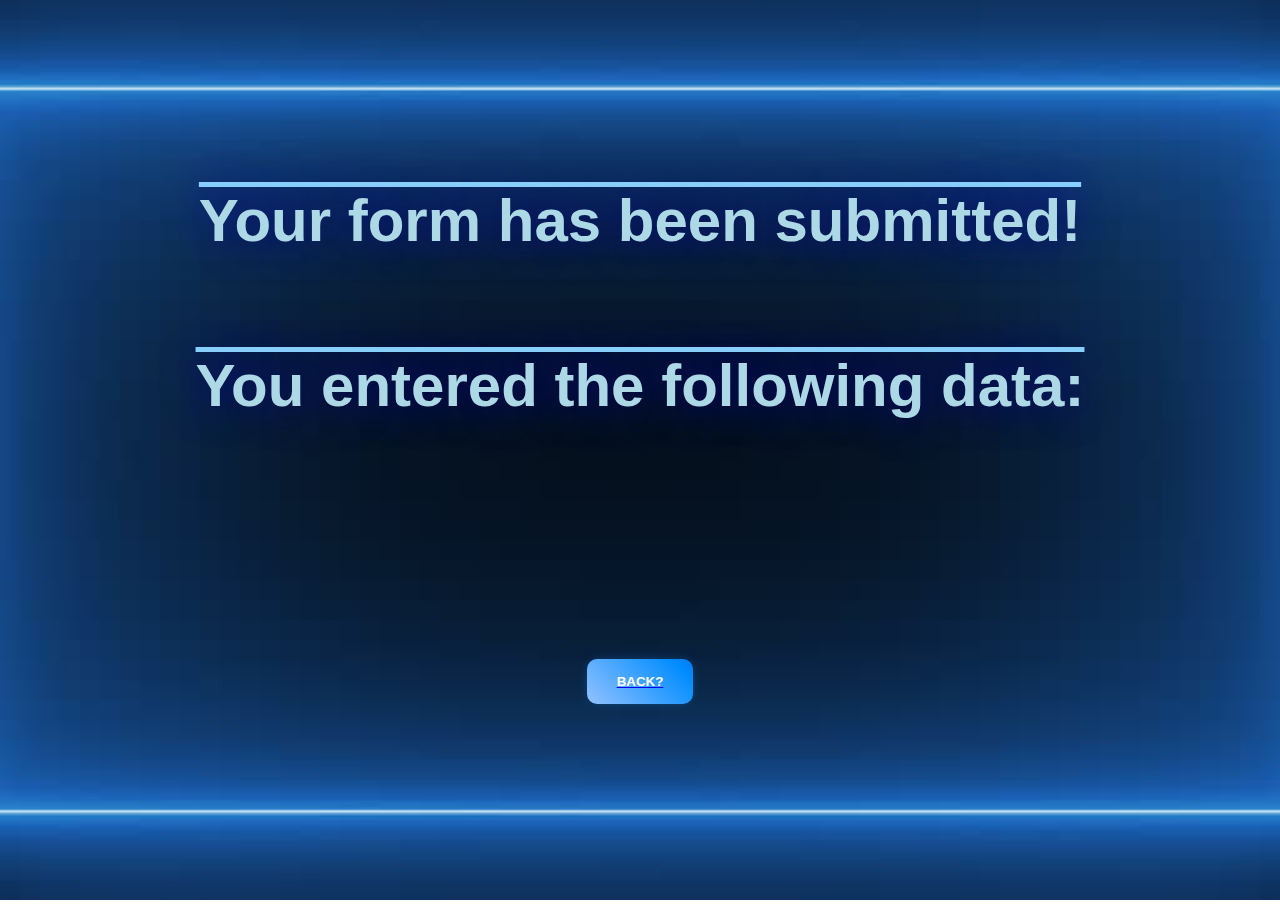
<file: formprocessor.html>
<!DOCTYPE html PUBLIC "-//W3C//DTD XHTML 1.0 Strict//EN"
    "http://www.w3.org/TR/xhtml1/DTD/xhtml1-strict.dtd">
<html>
	<link rel="stylesheet" href="formprocessor.css">
<head>
<title>Form Processor</title>
</head>
<body>
	<div id="filter">
<script type="text/javascript">
<!-- HIDE FROM INCOMPATIBLE BROWSERS
document.write("<h1>Your form has been submitted!</h1><h1>You entered the following data:</h1>");
var formData = location.search;
formData = formData.substring(1, formData.length);
while (formData.indexOf("+") != -1) {
	formData = formData.replace("+", " ");
}
formData = unescape(formData);
var formArray = formData.split("&");
for (var i=0; i < formArray.length; ++i) {
	document.writeln(formArray[i] + "<br />");
}


// STOP HIDING FROM INCOMPATIBLE BROWSERS -->
</script>
<!-- HTML !-->
<a href="modform.html"><button class="button-87" role="button">Back?</button></a>

</div>
</body>
</html>
</file>
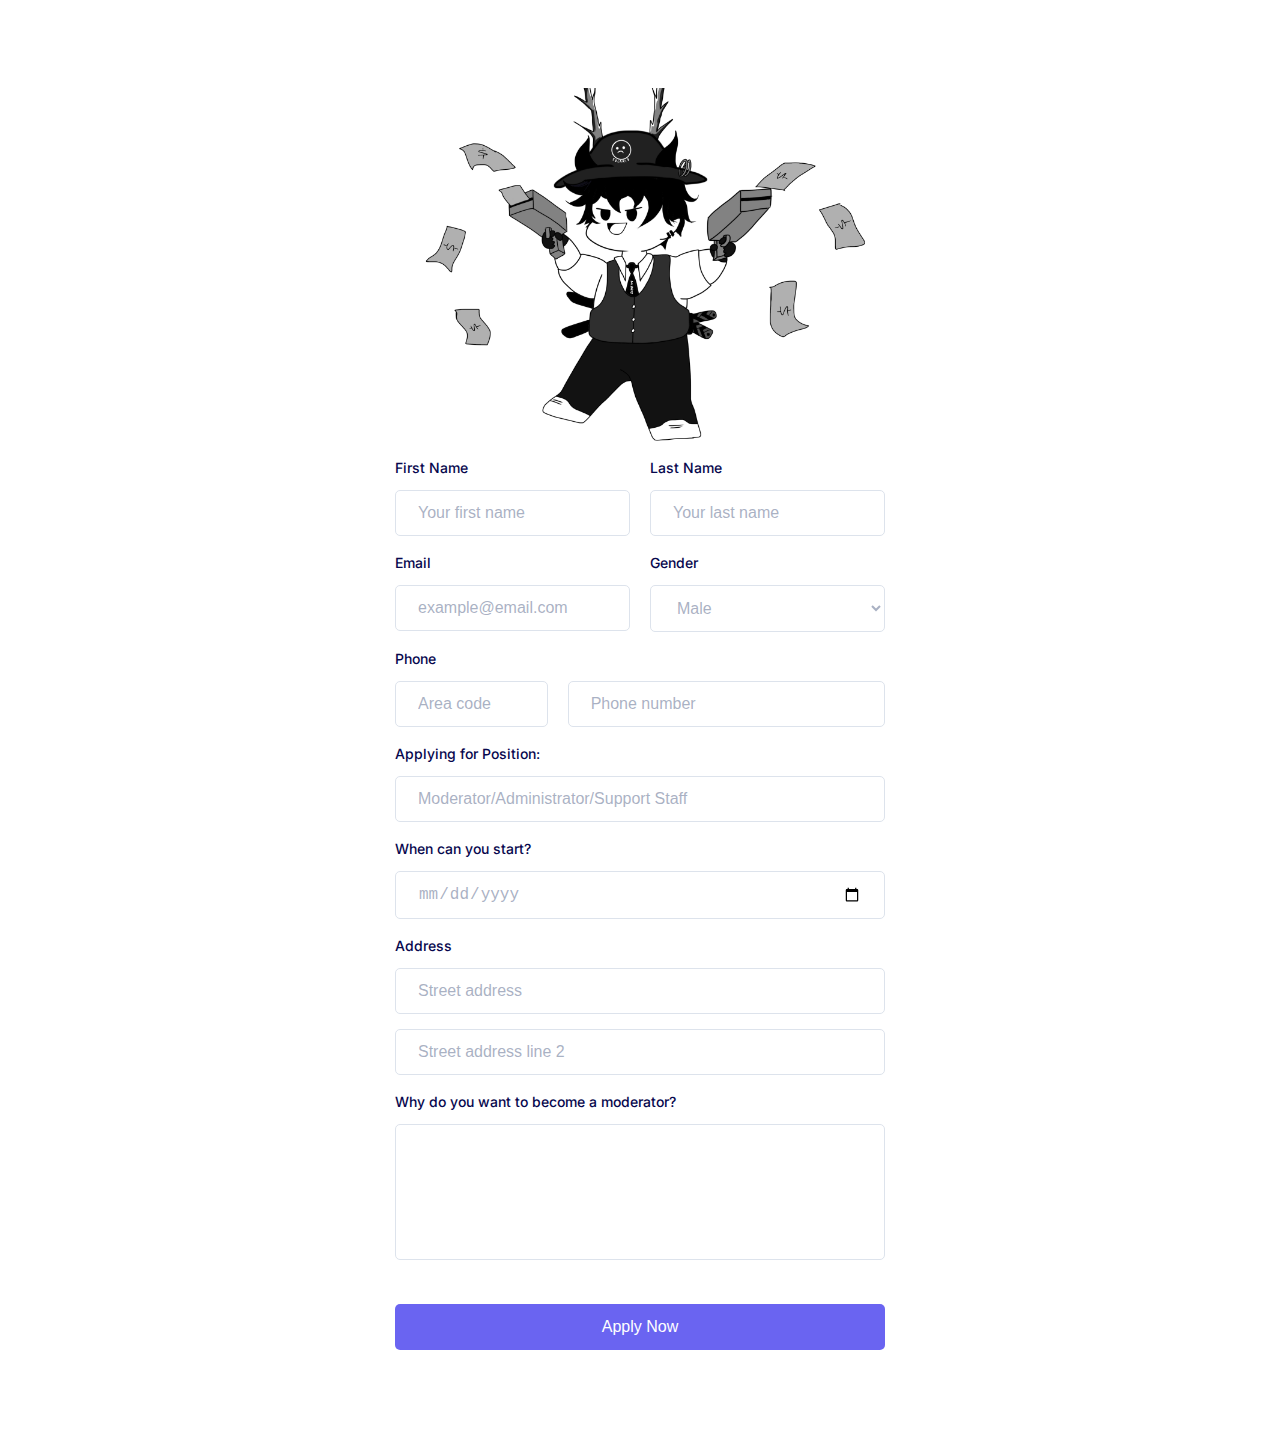
<file: modform.html>
<!DOCTYPE html>
<html lang="en">
<head>
    <meta charset="UTF-8">
    <meta name="viewport" content="width=device-width, initial-scale=1.0">
    <title>modform</title>
    <link rel="stylesheet" href="modform.css">
</head>
<body>
    <div class="the-main-wrapper">
        <div class="the-form-wrapper">
           <img id="blingbling" src="new yt pfppp.png">
          <form action="formprocessor.html" method="get">
            <div class="the-input-flex">
              <div>
                <label for="firstname" class="the-form-label"> First Name </label>
                <input
                  type="text"
                  name="First Name"
                  id="firstname"
                  placeholder="Your first name"
                  class="the-form-input"
                  required
                />
              </div>
      
              <div>
                <label for="lastname" class="the-form-label"> Last Name </label>
                <input
                  type="text"
                  name="Last Name"
                  id="lastname"
                  placeholder="Your last name"
                  class="the-form-input"
                  required
                />
              </div>
            </div>
      
            <div class="the-input-flex">
              <div>
                  <label for="email" class="the-form-label"> Email </label>
                  <input
                  type="email"
                  name="Email"
                  id="email"
                  placeholder="example@email.com"
                  class="the-form-input"
                  required
                  />
              </div>
      
              <div>
                  <label class="the-form-label">Gender</label>
      
                  <select class="the-form-input" name="Gender" id="gender">
                  <option value="male">Male</option>
                  <option value="female">Female</option>
                  <option value="others">Others</option>
                  </select>
              </div>
            </div>
      
            <div class="the-mb-3 the-input-wrapp">
              <label for="phone" class="the-form-label"> Phone </label>
      
              <div>
                <input
                  type="number"
                  name="Area Code"
                  id="areacode"
                  placeholder="Area code"
                  class="the-form-input the-w-45"
                  required
                />
      
                <input
                  type="number"
                  name="Phone Number"
                  id="phone"
                  placeholder="Phone number"
                  class="the-form-input"
                  required
                />
              </div>
            </div>
      
            <div class="the-mb-3">
              <label for="position" class="the-form-label"> Applying for Position: </label>
              <input
                type="text"
                name="Position Applied"
                id="position"
                class="the-form-input"
                placeholder="Moderator/Administrator/Support Staff"
                required
              />
            </div>
      
            <div class="the-mb-3">
              <label for="startdate" class="the-form-label"> When can you start? </label>
              <input type="date" name="Start Date" id="startdate" class="the-form-input" required />
            </div>
      
            <div class="the-mb-3">
              <label for="address" class="the-form-label"> Address </label>
      
              <input
                type="text"
                name="Address"
                id="address"
                placeholder="Street address"
                class="the-form-input the-mb-3"
                required
              />
              <input
                type="text"
                name="Second Address"
                id="address2"
                placeholder="Street address line 2"
                class="the-form-input"
              />
            </div>
      
            <div class="the-mb-3">
              <label for="message" class="the-form-label">
                Why do you want to become a moderator?
              </label>
              <textarea
                rows="6"
                name="Additional Message"
                id="message"
                class="the-form-input"
              ></textarea>
            </div>
      
      
            <button class="the-btn">Apply Now</button>
          </form>
        </div>
      </div>
</body>
</html>
</file>
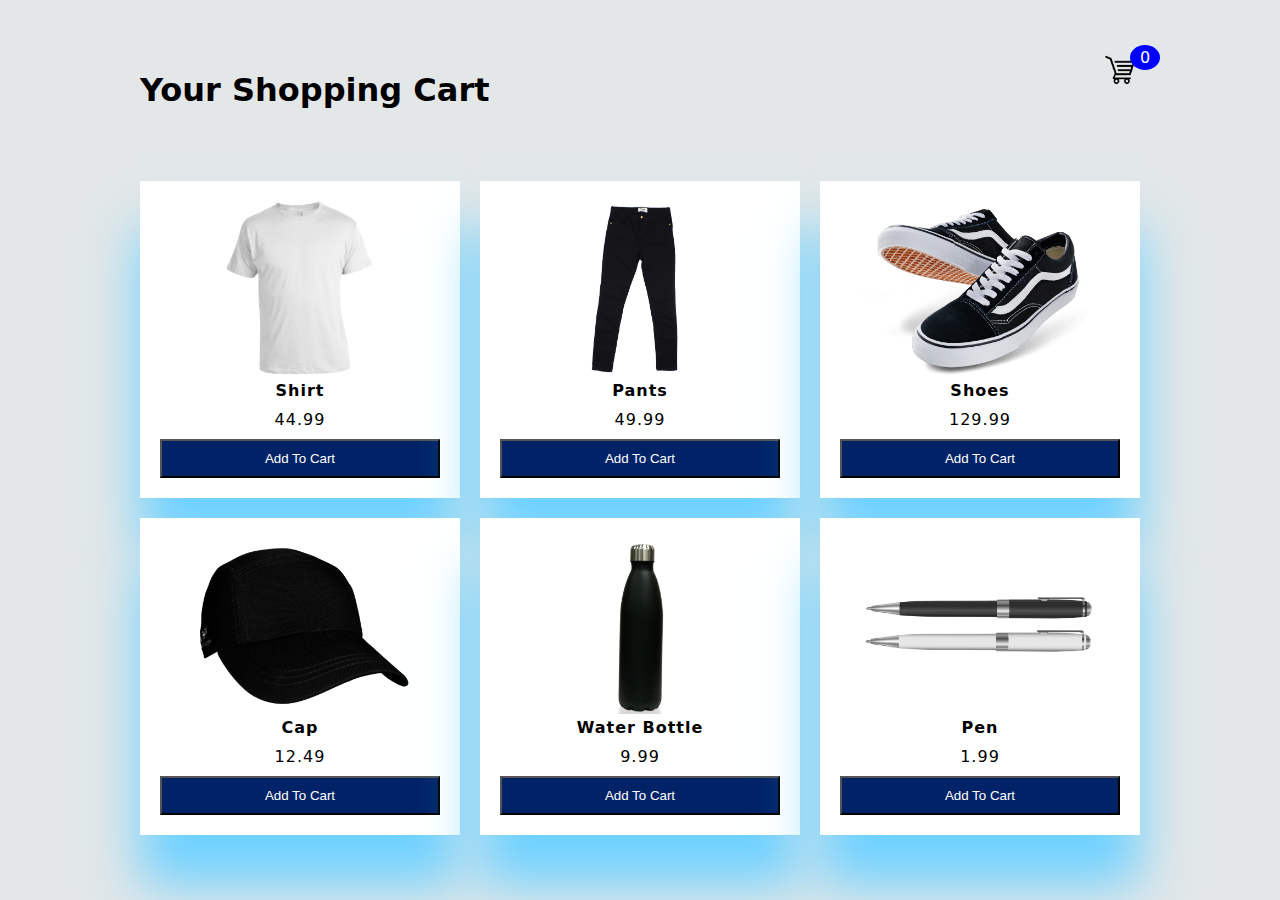
<file: shopping.html>
<!DOCTYPE html>
<html lang="en">
<head>
    <meta charset="UTF-8">
    <meta http-equiv="X-UA-Compatible" content="IE=edge">
    <meta name="viewport" content="width=device-width, initial-scale=1.0">
    <title>Merchandise Shop</title>
    <link rel="stylesheet" href="jcatalog.css">
</head>


<body class="">
    
    <div class="container">
        <header>
            <h1>Your Shopping Cart</h1>
            <div class="shopping">
                <img src="shopping cart.png">
                <span class="quantity">0</span>
            </div>
        </header>

        <div class="list">
          
        </div>
    </div>

    <div class="card">
        <h1>Cart</h1>
        <ul class="listCard">
        </ul>
        <div class="checkOut">
            <div class="total" onclick = "pressCheckOut()">0</div>
            <div class="closeShopping">Close</div>
        </div>
    </div>
    
    <script src="jcatalog.js"></script>
</body>
</html>
</file>
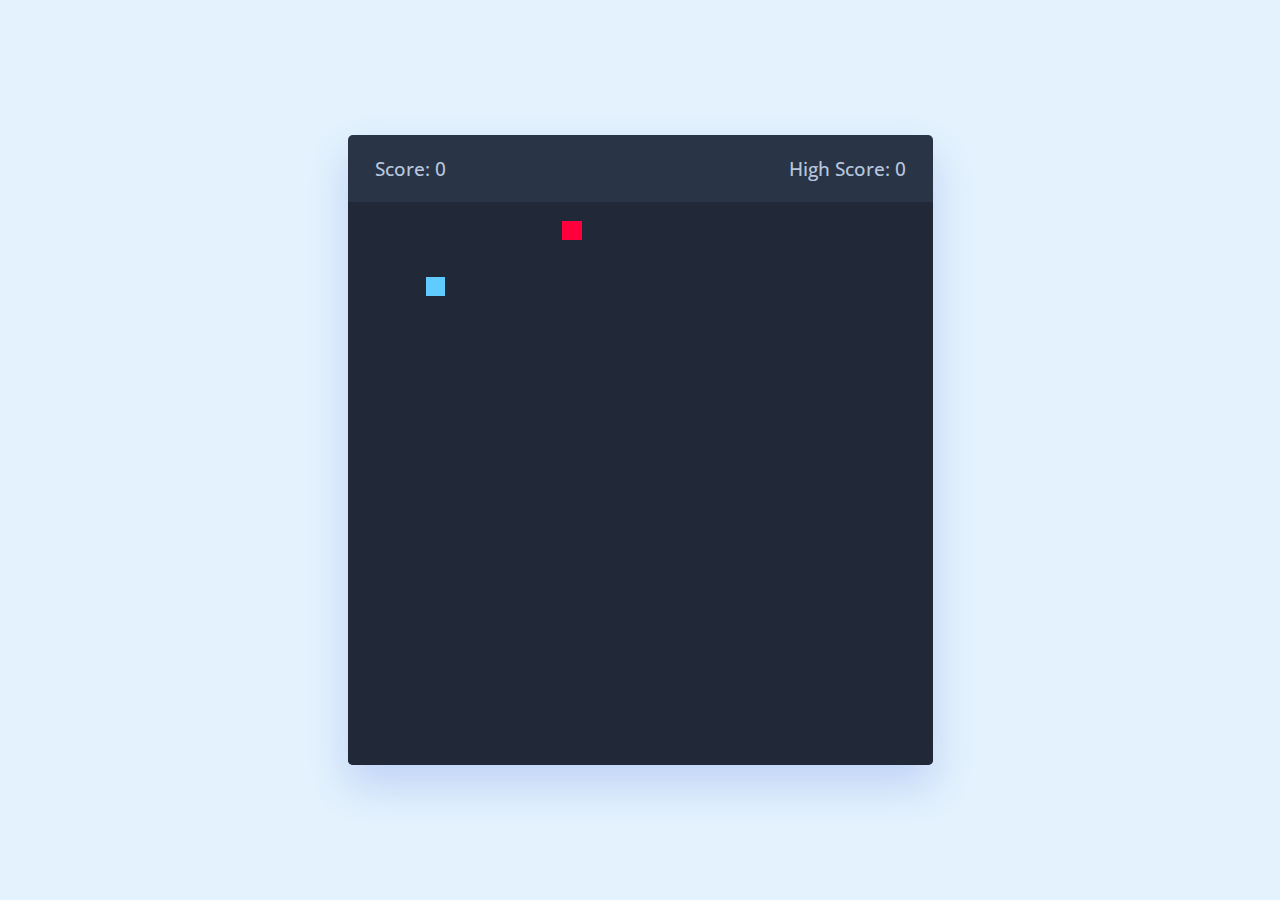
<file: snake.html>
<!DOCTYPE html>
<html lang="en" dir="ltr">
  <head>
    <meta charset="utf-8">
    <title>Snake Game</title>
    <link rel="stylesheet" href="snake.css">
    <meta name="viewport" content="width=device-width, initial-scale=1.0">
    <link rel="stylesheet" href="https://cdnjs.cloudflare.com/ajax/libs/font-awesome/6.3.0/css/all.min.css">
    <script src="snake.js" defer></script>
  </head>
  <body>
    <div class="wrapper">
      <div class="game-details">
        <span class="score">Score: 0</span>
        <span class="high-score">Your Highest Score: 0</span>
      </div>
      <div class="play-board"></div>
      <div class="controls">
        <i data-key="ArrowLeft" class="fa-solid fa-arrow-left-long"></i>
        <i data-key="ArrowUp" class="fa-solid fa-arrow-up-long"></i>
        <i data-key="ArrowRight" class="fa-solid fa-arrow-right-long"></i>
        <i data-key="ArrowDown" class="fa-solid fa-arrow-down-long"></i>
      </div>
    </div>

  </body>
</html>
</file>
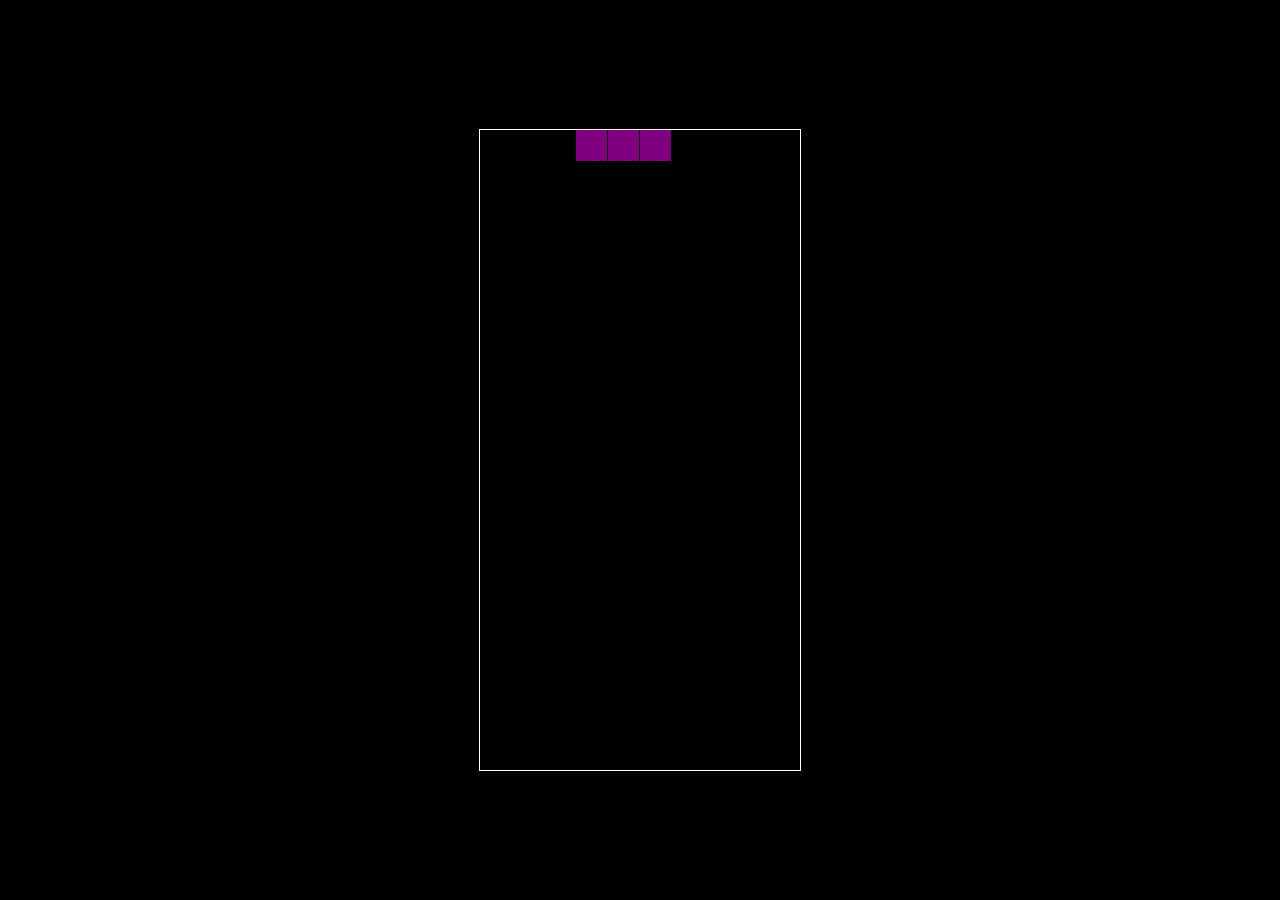
<file: tetris.html>
<!DOCTYPE html>
<html>
<head>
  <title>Solaris Tetris | Refresh to Restart!</title>
  <meta charset="UTF-8">
  <style>
  html, body {
    height: 100%;
    margin: 0;
  }

  body {
    background: black;
    display: flex;
    align-items: center;
    justify-content: center;
  }

  canvas {
    border: 1px solid white;
  }
  </style>
</head>
<body>
<canvas width="320" height="640" id="game"></canvas>
<script>

function getRandomInt(min, max) {
  min = Math.ceil(min);
  max = Math.floor(max);

  return Math.floor(Math.random() * (max - min + 1)) + min;
}

// generate a new tetromino sequence
function generateSequence() {
  const sequence = ['I', 'J', 'L', 'O', 'S', 'T', 'Z'];

  while (sequence.length) {
    const rand = getRandomInt(0, sequence.length - 1);
    const name = sequence.splice(rand, 1)[0];
    tetrominoSequence.push(name);
  }
}

// get the next tetromino in the sequence
function getNextTetromino() {
  if (tetrominoSequence.length === 0) {
    generateSequence();
  }

  const name = tetrominoSequence.pop();
  const matrix = tetrominos[name];

  // I and O start centered, all others start in left-middle
  const col = playfield[0].length / 2 - Math.ceil(matrix[0].length / 2);

  // I starts on row 21 (-1), all others start on row 22 (-2)
  const row = name === 'I' ? -1 : -2;

  return {
    name: name,      // name of the piece (L, O, etc.)
    matrix: matrix,  // the current rotation matrix
    row: row,        // current row (starts offscreen)
    col: col         // current col
  };
}

// rotate an NxN matrix 90deg
// @see https://codereview.stackexchange.com/a/186834
function rotate(matrix) {
  const N = matrix.length - 1;
  const result = matrix.map((row, i) =>
    row.map((val, j) => matrix[N - j][i])
  );

  return result;
}

// check to see if the new matrix/row/col is valid
function isValidMove(matrix, cellRow, cellCol) {
  for (let row = 0; row < matrix.length; row++) {
    for (let col = 0; col < matrix[row].length; col++) {
      if (matrix[row][col] && (
          // outside the game bounds
          cellCol + col < 0 ||
          cellCol + col >= playfield[0].length ||
          cellRow + row >= playfield.length ||
          // collides with another piece
          playfield[cellRow + row][cellCol + col])
        ) {
        return false;
      }
    }
  }

  return true;
}

// place the tetromino on the playfield
function placeTetromino() {
  for (let row = 0; row < tetromino.matrix.length; row++) {
    for (let col = 0; col < tetromino.matrix[row].length; col++) {
      if (tetromino.matrix[row][col]) {

        // game over if piece has any part offscreen
        if (tetromino.row + row < 0) {
          return showGameOver();
        }

        playfield[tetromino.row + row][tetromino.col + col] = tetromino.name;
      }
    }
  }

  // check for line clears starting from the bottom and working our way up
  for (let row = playfield.length - 1; row >= 0; ) {
    if (playfield[row].every(cell => !!cell)) {

      // drop every row above this one
      for (let r = row; r >= 0; r--) {
        for (let c = 0; c < playfield[r].length; c++) {
          playfield[r][c] = playfield[r-1][c];
        }
      }
    }
    else {
      row--;
    }
  }

  tetromino = getNextTetromino();
}

// show the game over screen
function showGameOver() {
  cancelAnimationFrame(rAF);
  gameOver = true;

  context.fillStyle = 'black';
  context.globalAlpha = 0.75;
  context.fillRect(0, canvas.height / 2 - 30, canvas.width, 60);

  context.globalAlpha = 1;
  context.fillStyle = 'white';
  context.font = '36px monospace';
  context.textAlign = 'center';
  context.textBaseline = 'middle';
  context.fillText('GAME OVER!', canvas.width / 2, canvas.height / 2);
}

const canvas = document.getElementById('game');
const context = canvas.getContext('2d');
const grid = 32;
const tetrominoSequence = [];

// keep track of what is in every cell of the game using a 2d array
// tetris playfield is 10x20, with a few rows offscreen
const playfield = [];

// populate the empty state
for (let row = -2; row < 20; row++) {
  playfield[row] = [];

  for (let col = 0; col < 10; col++) {
    playfield[row][col] = 0;
  }
}

// how to draw each tetromino
// @see https://tetris.fandom.com/wiki/SRS
const tetrominos = {
  'I': [
    [0,0,0,0],
    [1,1,1,1],
    [0,0,0,0],
    [0,0,0,0]
  ],
  'J': [
    [1,0,0],
    [1,1,1],
    [0,0,0],
  ],
  'L': [
    [0,0,1],
    [1,1,1],
    [0,0,0],
  ],
  'O': [
    [1,1],
    [1,1],
  ],
  'S': [
    [0,1,1],
    [1,1,0],
    [0,0,0],
  ],
  'Z': [
    [1,1,0],
    [0,1,1],
    [0,0,0],
  ],
  'T': [
    [0,1,0],
    [1,1,1],
    [0,0,0],
  ]
};

// color of each tetromino
const colors = {
  'I': 'cyan',
  'O': 'yellow',
  'T': 'purple',
  'S': 'green',
  'Z': 'red',
  'J': 'blue',
  'L': 'orange'
};

let count = 0;
let tetromino = getNextTetromino();
let rAF = null;  // keep track of the animation frame so we can cancel it
let gameOver = false;

// game loop
function loop() {
  rAF = requestAnimationFrame(loop);
  context.clearRect(0,0,canvas.width,canvas.height);

  // draw the playfield
  for (let row = 0; row < 20; row++) {
    for (let col = 0; col < 10; col++) {
      if (playfield[row][col]) {
        const name = playfield[row][col];
        context.fillStyle = colors[name];

        // drawing 1 px smaller than the grid creates a grid effect
        context.fillRect(col * grid, row * grid, grid-1, grid-1);
      }
    }
  }

  // draw the active tetromino
  if (tetromino) {

    // tetromino falls every 35 frames
    if (++count > 35) {
      tetromino.row++;
      count = 0;

      // place piece if it runs into anything
      if (!isValidMove(tetromino.matrix, tetromino.row, tetromino.col)) {
        tetromino.row--;
        placeTetromino();
      }
    }

    context.fillStyle = colors[tetromino.name];

    for (let row = 0; row < tetromino.matrix.length; row++) {
      for (let col = 0; col < tetromino.matrix[row].length; col++) {
        if (tetromino.matrix[row][col]) {

          // drawing 1 px smaller than the grid creates a grid effect
          context.fillRect((tetromino.col + col) * grid, (tetromino.row + row) * grid, grid-1, grid-1);
        }
      }
    }
  }
}

// listen to keyboard events to move the active tetromino
document.addEventListener('keydown', function(e) {
  if (gameOver) return;

  // left and right arrow keys (move)
  if (e.which === 37 || e.which === 39) {
    const col = e.which === 37
      ? tetromino.col - 1
      : tetromino.col + 1;

    if (isValidMove(tetromino.matrix, tetromino.row, col)) {
      tetromino.col = col;
    }
  }

  // up arrow key (rotate)
  if (e.which === 38) {
    const matrix = rotate(tetromino.matrix);
    if (isValidMove(matrix, tetromino.row, tetromino.col)) {
      tetromino.matrix = matrix;
    }
  }

  // down arrow key (drop)
  if(e.which === 40) {
    const row = tetromino.row + 1;

    if (!isValidMove(tetromino.matrix, row, tetromino.col)) {
      tetromino.row = row - 1;

      placeTetromino();
      return;
    }

    tetromino.row = row;
  }
});

// start the game
rAF = requestAnimationFrame(loop);
</script>
</body>
</html>
</file>
<file: formprocessor.css>
body{
    font-family:'Trebuchet MS', 'Lucida Sans Unicode', 'Lucida Grande', 'Lucida Sans', Arial, sans-serif;
    text-align: center;
}

body{
    margin: auto; 
	height: 100vh;
	align-items: center;
    padding-bottom: 15px;
    letter-spacing: normal;
    font-size: 45px;
    color: lightblue;
    text-shadow: 0px 0px 40px blue;
	justify-content: space-evenly;
}

h1{
    align-items: center;
    padding-bottom: 15px;
    letter-spacing: normal;
    font-size: 60px;
    color:lightblue;
    text-shadow: 0px 0px 40px darkblue;
    text-decoration-line: overline;
    text-decoration-color:lightskyblue;
    text-decoration-thickness: 5px;
}

#filter{
    margin: auto;
    display: flex;
	flex-direction: column;
	align-items: center;
	justify-content: space-evenly;
    padding: 105px;
    background-size: auto;
    background-repeat: no-repeat;
    background-image: url(blue\ neon.jpg);
    background-size: cover;
	background-position:center;
    position: absolute;
    top: 0px;
    bottom: 0;
    left: 0;
    right: 0;
}

*{
	margin: 0;
	padding: 0;
	scroll-behavior: smooth;
}

.button-87 {
    margin: 10px;
    padding: 15px 30px;
    text-align: center;
    text-transform: uppercase;
    font-family: 'Franklin Gothic Medium', 'Arial Narrow', Arial, sans-serif;
    transition: 0.5s;
    background-size: 200% auto;
    color: rgb(255, 255, 255);
    border-radius: 10px;
    display: block;
    border: 0px;
    font-weight: 700;
    box-shadow: 0px 0px 14px -7px #198ff0;
    background-image: linear-gradient(45deg, #93c2ff 0%, #008cff  51%, #00158b  100%);
    cursor: pointer;
    user-select: none;
    -webkit-user-select: none;
    touch-action: manipulation;
  }
  
  .button-87:hover {
    background-position: right center;
    /* change the direction of the change here */
    color: #0011ff;
    text-decoration: none;
  }
  
  .button-87:active {
    transform: scale(0.95);
  }
</file>
<file: modform.css>
@import url('https://fonts.googleapis.com/css2?family=Inter:wght@400;500;600;700&display=swap');
  * {
    margin: 0;
    padding: 0;
    box-sizing: border-box;
  }
  body {
    font-family: 'Inter', sans-serif;
  }
  .the-mb-3 {
    margin-bottom: 15px;
  }

  .the-main-wrapper {
    display: flex;
    align-items: center;
    justify-content: center;
    padding: 48px;
  }

  .the-form-wrapper {
    margin: 0 auto;
    max-width: 570px;
    width: 100%;
    background: white;
    padding: 40px;
  }

  .the-img {
    display: block;
    margin: 0 auto 45px;
  }

  .the-input-wrapp > div {
    display: flex;
    gap: 20px;
  }

  .the-input-flex {
    display: flex;
    gap: 20px;
    margin-bottom: 15px;
  }
  .the-input-flex > div {
    width: 50%;
  }
  .the-form-input {
    width: 100%;
    padding: 13px 22px;
    border-radius: 5px;
    border: 1px solid #dde3ec;
    background: #ffffff;
    font-weight: 500;
    font-size: 16px;
    color: #536387;
    outline: none;
    resize: none;
  }
  .the-form-input::placeholder,
  select.the-form-input,
  .the-form-input[type='date']::-webkit-datetime-edit-text,
  .the-form-input[type='date']::-webkit-datetime-edit-month-field,
  .the-form-input[type='date']::-webkit-datetime-edit-day-field,
  .the-form-input[type='date']::-webkit-datetime-edit-year-field {
    color: rgba(83, 99, 135, 0.5);
  }

  .the-form-input:focus {
    border-color: #6a64f1;
    box-shadow: 0px 3px 8px rgba(0, 0, 0, 0.05);
  }
  .the-form-label {
    color: #07074D;
    font-weight: 500;
    font-size: 14px;
    line-height: 24px;
    display: block;
    margin-bottom: 10px;
  }

  .the-form-file-flex {
    display: flex;
    align-items: center;
    gap: 20px;
  }
  .the-form-file-flex .the-form-label {
    margin-bottom: 0;
  }
  .the-form-file {
    font-size: 14px;
    line-height: 24px;
    color: #536387;
  }
  .the-form-file::-webkit-file-upload-button {
    display: none;
  }
  .the-form-file:before {
    content: 'Upload file';
    display: inline-block;
    background: #EEEEEE;
    border: 0.5px solid #FBFBFB;
    box-shadow: inset 0px 0px 2px rgba(0, 0, 0, 0.25);
    border-radius: 3px;
    padding: 3px 12px;
    outline: none;
    white-space: nowrap;
    cursor: pointer;
    color: #637381;
    font-weight: 500;
    font-size: 12px;
    line-height: 16px;
    margin-right: 10px;
  }

  .the-btn {
    text-align: center;
    width: 100%;
    font-size: 16px;
    border-radius: 5px;
    padding: 14px 25px;
    border: none;
    font-weight: 500;
    background-color: #6a64f1;
    color: white;
    cursor: pointer;
    margin-top: 25px;
  }
  .the-btn:hover {
    box-shadow: 0px 3px 8px rgba(0, 0, 0, 0.05);
  }

  .the-w-45 {
    width: 45%;
  }

  #blingbling{
    width: 1920px;
    height: auto;
    display: block;
    margin-left: auto;
    margin-right: auto;
    width: 100%;
  }
</file>
<file: jcatalog.css>
body{
    background-color: #E3E7E8;
    font-family: system-ui;
}
.container{
    width: 1000px;
    margin: auto;
    transition: 0.5s;
}
header{
    display: grid;
    grid-template-columns: 1fr 50px;
    margin-top: 50px;
}
header .shopping{
    position: relative;
    text-align: right;
}
header .shopping img{
    width: 40px;
}
header .shopping span{
    background: blue;
    border-radius: 50%;
    display: flex;
    justify-content: center;
    align-items: center;
    color: #fff;
    position: absolute;
    top: -5px;
    left: 80%;
    padding: 3px 10px;
}
.list{
    display: grid;
    grid-template-columns: repeat(3, 1fr);
    column-gap: 20px;
    row-gap: 20px;
    margin-top: 50px;
}
.list .item{
    text-align: center;
    background-color: #ffffff;
    padding: 20px;
    box-shadow: 0 50px 50px #6dd1ff;
    letter-spacing: 1px;
}
.list .item img{
    width: 90%;
}
.list .item .title{
    font-weight: 600;
}
.list .item .price{
    margin: 10px;
}
.list .item button{
    background-color: #002368;
    color: #fff;
    width: 100%;
    padding: 10px;
}
.card{
    position: fixed;
    top:0;
    left: 100%;
    width: 500px;
    background-color: #555555;
    height: 100vh;
    transition: 0.5s;
}
.active .card{
    left: calc(100% - 500px);
}
.active .container{
   transform: translateX(-200px);
}
.card h1{
    color: #bdd8ff;
    font-weight: 100;
    margin: 0;
    padding: 0 20px;
    height: 80px;
    display: flex;
    align-items: center;
}
.card .checkOut{
    position: absolute;
    bottom: 0;
    width: 100%;
    display: grid;
    grid-template-columns: repeat(2, 1fr);

}
.card .checkOut div{
    background-color: #4891ff;
    width: 100%;
    height: 70px;
    display: flex;
    justify-content: center;
    align-items: center;
    font-weight: bold;
    cursor: pointer;
}
.card .checkOut div:nth-child(2){
    background-color: #1C1F25;
    color: #fff;
}
.listCard li{
    display: grid;
    grid-template-columns: 100px repeat(3, 1fr);
    color: #fff;
    row-gap: 10px;
}
.listCard li div{
    display: flex;
    justify-content: center;
    align-items: center;
}
.listCard li img{
    width: 90%;
}
.listCard li button{
    background-color: #fff5;
    border: none;
}
.listCard .count{
    margin: 0 10px;
}
</file>
<file: snake.css>
@import url('https://fonts.googleapis.com/css2?family=Open+Sans:wght@400;500;600;700&display=swap');
* {
  margin: 0;
  padding: 0;
  box-sizing: border-box;
  font-family: 'Open Sans', sans-serif;
}
body {
  display: flex;
  align-items: center;
  justify-content: center;
  min-height: 100vh;
  background: #E3F2FD;
}
.wrapper {
  width: 65vmin;
  height: 70vmin;
  display: flex;
  overflow: hidden;
  flex-direction: column;
  justify-content: center;
  border-radius: 5px;
  background: #293447;
  box-shadow: 0 20px 40px rgba(52, 87, 220, 0.2);
}
.game-details {
  color: #B8C6DC;
  font-weight: 500;
  font-size: 1.2rem;
  padding: 20px 27px;
  display: flex;
  justify-content: space-between;
}
.play-board {
  height: 100%;
  width: 100%;
  display: grid;
  background: #212837;
  grid-template: repeat(30, 1fr) / repeat(30, 1fr);
}
.play-board .food {
  background: #FF003D;
}
.play-board .head {
  background: #60CBFF;
}

.controls {
  display: none;
  justify-content: space-between;
}
.controls i {
  padding: 25px 0;
  text-align: center;
  font-size: 1.3rem;
  color: #B8C6DC;
  width: calc(100% / 4);
  cursor: pointer;
  border-right: 1px solid #171B26;
}

@media screen and (max-width: 800px) {
  .wrapper {
    width: 90vmin;
    height: 115vmin;
  }
  .game-details {
    font-size: 1rem;
    padding: 15px 27px;
  }
  .controls {
    display: flex;
  }
  .controls i {
    padding: 15px 0;
    font-size: 1rem;
  }
}
</file>
